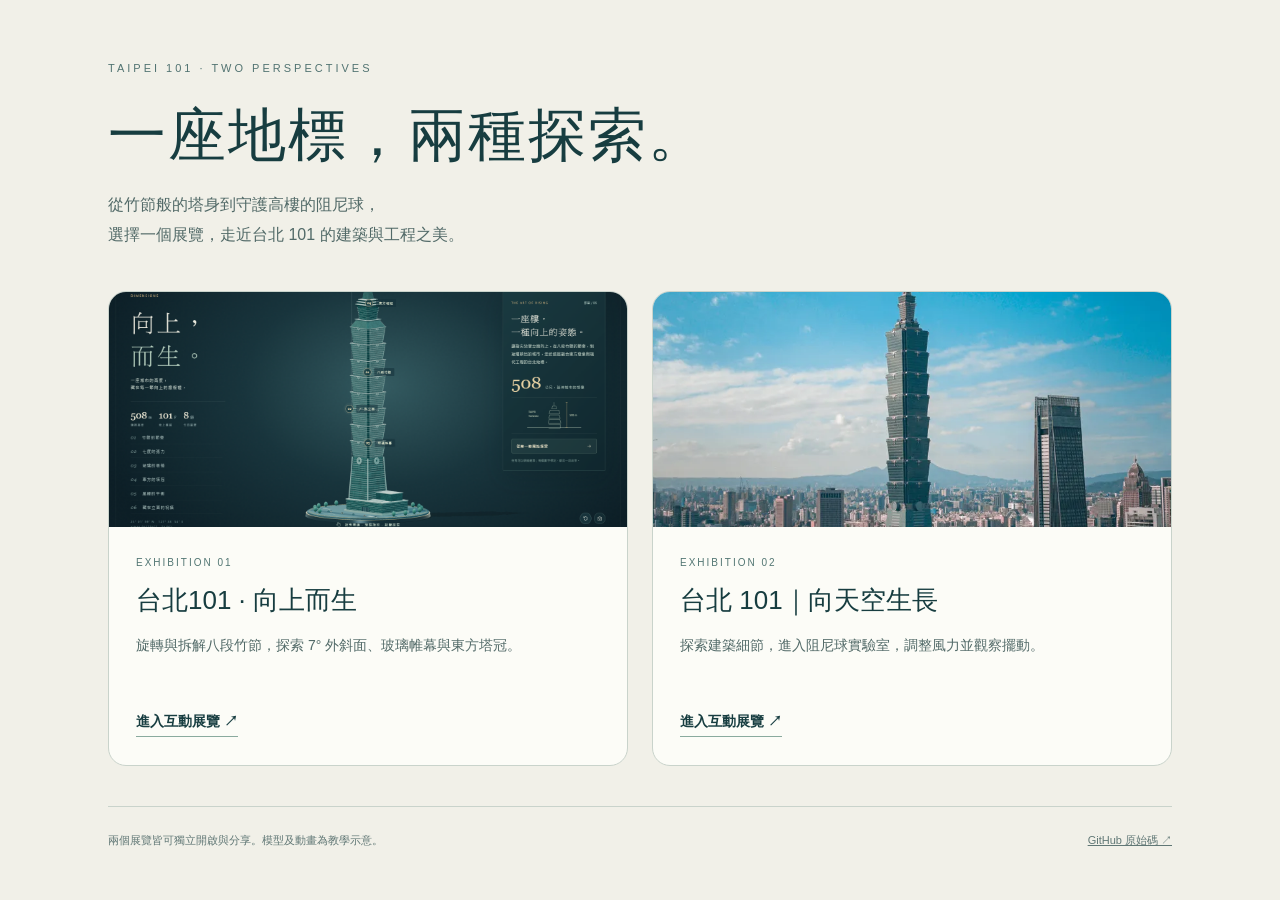
<file: index.html>
<!doctype html>
<html lang="zh-Hant"><head><meta charset="utf-8"><meta name="viewport" content="width=device-width,initial-scale=1"><meta name="description" content="兩種視角，探索台北101的建築與工程之美。旋轉、拆解模型，走近八節塔身與風阻尼球。"><title>台北 101｜互動建築雙展</title><link rel="canonical" href="https://alewang2216-droid.github.io/taipei-101/"><style>
:root{color-scheme:light;font-family:"Segoe UI","Microsoft JhengHei",sans-serif;color:#173d40;background:#f1f0e8}*{box-sizing:border-box}body{margin:0}main{max-width:1120px;margin:auto;padding:62px 28px 34px}.eyebrow{font-size:11px;letter-spacing:3px;color:#517371}h1{font-weight:500;letter-spacing:2px;font-size:clamp(34px,5vw,58px);margin:23px 0 15px}header p{color:#526a68;line-height:1.9;margin:0}section{display:grid;grid-template-columns:1fr 1fr;gap:24px;margin:40px 0}a.card{border:1px solid #c9d3cb;border-radius:18px;overflow:hidden;text-decoration:none;color:inherit;background:#fcfcf7;transition:transform .2s,box-shadow .2s}a.card:hover{transform:translateY(-4px);box-shadow:0 14px 32px #173d4014}a.card:focus-visible{outline:3px solid #a0692f;outline-offset:5px}.cover{width:100%;height:235px;object-fit:cover;display:block;background:#d9e1d8}.content{padding:25px 27px 28px}.number{font-size:10px;letter-spacing:2px;color:#527673}h2{font-size:26px;font-weight:500;margin:13px 0}.content p{font-size:14px;line-height:1.9;color:#526a68;min-height:54px}.enter{display:inline-block;margin-top:13px;font-size:14px;font-weight:600;border-bottom:1px solid #8aaa9e;padding-bottom:5px}footer{border-top:1px solid #c9d3cb;padding-top:23px;font-size:11px;line-height:1.9;color:#607775;display:flex;gap:15px;justify-content:space-between}footer a{color:inherit}@media(max-width:680px){main{padding-top:38px}section{grid-template-columns:1fr}.cover{height:215px}footer{display:block}footer span{display:block;margin-bottom:8px}}
</style></head><body><main><header><div class="eyebrow">TAIPEI 101 · TWO PERSPECTIVES</div><h1>一座地標，兩種探索。</h1><p>從竹節般的塔身到守護高樓的阻尼球，<br>選擇一個展覽，走近台北 101 的建築與工程之美。</p></header><section aria-label="選擇互動網站">
<a class="card" href="architecture/"><img class="cover" src="architecture/preview.png" alt="向上而生互動台北101模型預覽"><div class="content"><span class="number">EXHIBITION 01</span><h2>台北101 · 向上而生</h2><p>旋轉與拆解八段竹節，探索 7° 外斜面、玻璃帷幕與東方塔冠。</p><span class="enter">進入互動展覽 ↗</span></div></a>
<a class="card" href="living-architecture/"><img class="cover" src="living-architecture/assets/taipei-reference.webp" alt="台北101與城市天際線參考照片"><div class="content"><span class="number">EXHIBITION 02</span><h2>台北 101｜向天空生長</h2><p>探索建築細節，進入阻尼球實驗室，調整風力並觀察擺動。</p><span class="enter">進入互動展覽 ↗</span></div></a>
</section><footer><span>兩個展覽皆可獨立開啟與分享。模型及動畫為教學示意。</span><a href="https://github.com/alewang2216-droid/taipei-101">GitHub 原始碼 ↗</a></footer></main></body></html>
</file>
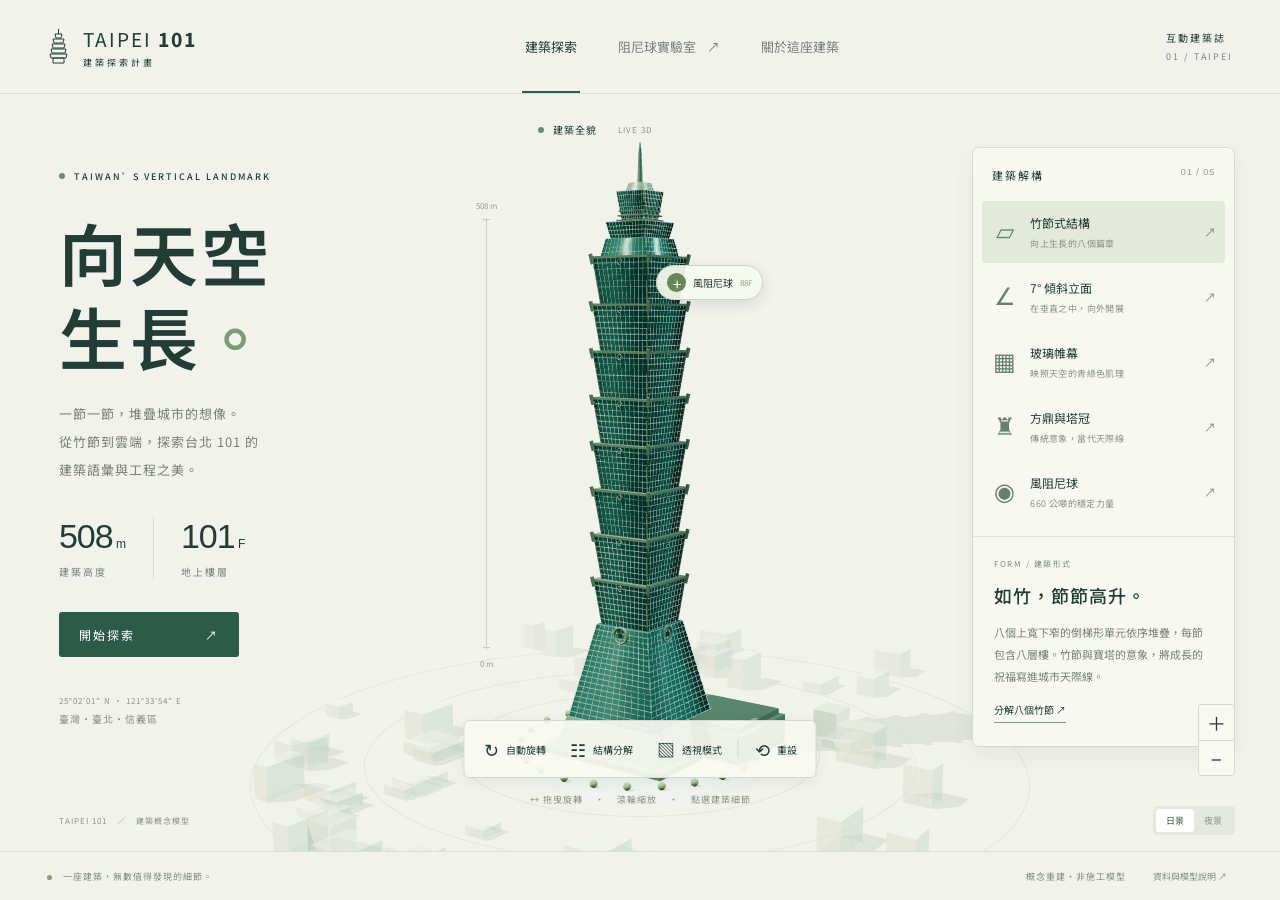
<file: living-architecture/index.html>
<!doctype html>
<html lang="zh-Hant"><head><meta charset="UTF-8"><meta name="viewport" content="width=device-width,initial-scale=1"><meta name="theme-color" content="#eeeFE9"><meta name="description" content="旋轉、拆解、探索台北101：竹節造型、7度斜面、玻璃帷幕與660公噸風阻尼球的互動3D建築展。"><title>台北 101 — 向天空生長</title><link rel="stylesheet" href="style.css"><script type="importmap">{"imports":{"three":"./assets/three.module.js"}}</script><link rel="canonical" href="https://alewang2216-droid.github.io/taipei-101/living-architecture/"><meta property="og:title" content="台北 101｜向天空生長"><meta property="og:url" content="https://alewang2216-droid.github.io/taipei-101/living-architecture/"><meta property="og:image" content="https://alewang2216-droid.github.io/taipei-101/living-architecture/assets/taipei-reference.webp"></head>
<body><header><a class="brand" href="#" aria-label="回到建築全貌"><svg width="23" height="35" viewBox="0 0 23 35" fill="none" stroke="currentColor"><path d="M11.5 0v5M8 5h7l-1 4H9zM6 10h11l-1 4H7zM5 15h13l-1 4H6zM4 20h15l-1 4H5zM3 25h17l-1 4H4zM6 29h11v5H6z"/></svg><span>TAIPEI <b>101</b><small>建築探索計畫</small></span></a><nav aria-label="主導覽"><button class="nav active" data-mode="overview">建築探索</button><button class="nav" data-mode="damper">阻尼球實驗室 <span>↗</span></button><button id="about-btn" class="nav">關於這座建築</button></nav><span class="edition">互動建築誌 <i>01 / TAIPEI</i></span></header>
<main><section class="experience" aria-label="3D 建築互動展覽"><div id="scene" aria-label="台北101三維模型，拖曳旋轉、滾輪縮放" role="img"></div><div class="intro"><div class="eyebrow"><span></span> TAIWAN’S VERTICAL LANDMARK</div><h1>向天空<br>生長<span>。</span></h1><p class="intro-copy">一節一節，堆疊城市的想像。<br>從竹節到雲端，探索台北 101 的<br>建築語彙與工程之美。</p><div class="facts"><div><strong>508<span> m</span></strong><small>建築高度</small></div><div><strong>101<span> F</span></strong><small>地上樓層</small></div></div><button id="tour" class="primary">開始探索 <span>↗</span></button><div class="location">25°02′01″ N · 121°33′54″ E<br><span>臺灣・臺北・信義區</span></div></div>
<div class="view-title"><span class="live-dot"></span><span id="view-label">建築全貌</span><span class="view-sub">LIVE 3D</span></div><div id="loading">正在構築台北的天際線…</div><button class="hotspot" id="hotspot" title="探索風阻尼球"><span>+</span> 風阻尼球 <small>88F</small></button>
<aside class="inspector"><div class="panel-top"><span>建築解構</span><span id="chapter">01 / 05</span></div><div class="feature-list"><button class="feature active" data-feature="bamboo"><span class="feature-icon">▱</span><span>竹節式結構<small>向上生長的八個篇章</small></span><b>↗</b></button><button class="feature" data-feature="slope"><span class="feature-icon">∠</span><span>7° 傾斜立面<small>在垂直之中，向外開展</small></span><b>↗</b></button><button class="feature" data-feature="glass"><span class="feature-icon">▦</span><span>玻璃帷幕<small>映照天空的青綠色肌理</small></span><b>↗</b></button><button class="feature" data-feature="crown"><span class="feature-icon">♜</span><span>方鼎與塔冠<small>傳統意象，當代天際線</small></span><b>↗</b></button><button class="feature" data-feature="damper"><span class="feature-icon">◉</span><span>風阻尼球<small>660 公噸的穩定力量</small></span><b>↗</b></button></div><div class="detail" aria-live="polite"><div class="detail-label" id="detail-label">FORM / 建築形式</div><h2 id="detail-title">如竹，節節高升。</h2><p id="detail-copy">八個上寬下窄的倒梯形單元依序堆疊，每節包含八層樓。竹節與寶塔的意象，將成長的祝福寫進城市天際線。</p><div id="detail-action"></div></div></aside>
<div class="scene-tools"><button id="rotate" aria-pressed="false" title="自動旋轉">↻ <span>自動旋轉</span></button><button id="explode" aria-pressed="false" title="分解八個竹節">☷ <span>結構分解</span></button><button id="xray" aria-pressed="false" title="透視玻璃帷幕">▧ <span>透視模式</span></button><span class="divider"></span><button id="reset" title="重設視角">⟲ <span>重設</span></button></div><div class="zoom-tools"><button id="zoom-in" aria-label="放大">＋</button><button id="zoom-out" aria-label="縮小">−</button></div><div class="interaction-hint">↔ 拖曳旋轉 <span>·</span> 滾輪縮放 <span>·</span> 點選建築細節</div><div class="scale"><span>508 m</span><i></i><span>0 m</span></div><div class="scene-caption">TAIPEI 101 <span>／</span> 建築概念模型 <span class="day-controls"><button id="day" class="selected" aria-pressed="true">日景</button><button id="night" aria-pressed="false">夜景</button></span></div></section>
<footer><span><i></i> 一座建築，無數值得發現的細節。</span><span>概念重建・非施工模型 <button id="sources-btn">資料與模型說明 ↗</button></span></footer></main>
<dialog id="about"><button class="close" aria-label="關閉視窗">×</button><div class="about-grid"><img src="assets/taipei-reference.webp" alt="使用者提供的台北101與臺北天際線參考照片"><div><div class="eyebrow">THE STORY BEHIND THE SKYLINE</div><h2>臺北，向上生長。</h2><p>以你提供的照片為外形與色彩參考，這座互動模型呈現台北 101 的八節塔身、傾斜立面、青綠色帷幕、塔冠與尖塔。</p><p>台北 101 高 508 公尺，地上 101 層。每八層構成一個向外展開的單元，讓大型結構擁有竹節般的節奏。</p><h3>模型與互動說明</h3><p>此為程序化建立的教學用外觀模型，並非官方 BIM 或施工圖。7° 斜面依題目設定，以相對鉛直線外傾的方式示意；方鼎為造型意象解讀。阻尼器近景、分解間距及擺幅經過放大，動畫用來說明原理，不是實際結構分析。</p><h3>延伸閱讀</h3><a href="https://www.thorntontomasetti.com/project/taipei-101" target="_blank" rel="noreferrer">Thornton Tomasetti｜台北 101 結構設計 ↗</a><a href="https://www.taipei-101.com.tw/tw/observatory/feature/%3Asection" target="_blank" rel="noreferrer">台北 101 官方｜風阻尼球 ↗</a><a href="https://www.onenessarchitects.com/project/Taipei-101?lang=tw" target="_blank" rel="noreferrer">王重平建築師事務所｜建築設計意象 ↗</a><small>照片：使用者提供。3D 場景：Three.js（MIT）。</small></div></div></dialog><script type="module" src="app.js"></script></body></html>
</file>
<file: living-architecture/style.css>
@import url('https://fonts.googleapis.com/css2?family=Noto+Sans+TC:wght@400;500;600;700;800&display=swap');
:root{--ink:#243c36;--muted:#7b847d;--green:#2d5b49;--paper:#f2f2ec;--line:#dcded5;--accent:#cde2b5}*{box-sizing:border-box}body{margin:0;background:var(--paper);color:var(--ink);font-family:'Noto Sans TC',sans-serif;font-size:14px}button,a{-webkit-tap-highlight-color:transparent}button{font:inherit;color:inherit;cursor:pointer}button{border:0;background:none}button:focus-visible,a:focus-visible{outline:2px solid #568c5d;outline-offset:5px}header{height:94px;border-bottom:1px solid var(--line);display:flex;align-items:center;justify-content:space-between;padding:0 3.7%;position:relative;z-index:3;background:var(--paper)}.brand{display:flex;gap:13px;align-items:center;color:inherit;text-decoration:none;letter-spacing:2px;font-size:19px}.brand b{font-weight:800}.brand small{display:block;font-size:9px;letter-spacing:3px;margin-top:4px}nav{display:flex;gap:35px;height:100%}.nav{position:relative;font-size:13px;color:#788078;padding:0 3px}.nav.active{color:var(--ink)}.nav.active:after{content:'';position:absolute;bottom:0;left:0;width:100%;height:2px;background:var(--green)}.nav span{margin-left:8px}.edition{font-size:10px;letter-spacing:2px}.edition i{display:block;font-size:9px;color:var(--muted);font-style:normal;margin-top:5px}.experience{height:calc(100svh - 143px);min-height:710px;max-height:1100px;position:relative;overflow:hidden}#scene{position:absolute;inset:0}canvas{display:block;touch-action:none}.intro{position:absolute;left:4.6%;top:10%;pointer-events:none}.intro button{pointer-events:auto}.eyebrow{font-size:9px;letter-spacing:2px;font-weight:500;display:flex;align-items:center;gap:9px}.eyebrow>span,.live-dot{width:6px;height:6px;background:#619078;border-radius:50%;display:inline-block}.intro h1{font-size:clamp(54px,5.3vw,84px);line-height:1.24;letter-spacing:3px;margin:27px 0 22px;font-weight:600}.intro h1>span{color:#7c9b72}.intro-copy{line-height:2.15;font-size:13px;letter-spacing:1px;color:#778076}.facts{display:flex;margin-top:33px;gap:27px}.facts>div+div{border-left:1px solid #d5d9cf;padding-left:27px}.facts strong{font-family:Arial,sans-serif;font-weight:400;font-size:34px;letter-spacing:-1px}.facts strong span{font-size:12px;letter-spacing:0}.facts small{display:block;font-size:10px;margin-top:8px;color:var(--muted);letter-spacing:2px}.primary{background:var(--green);color:white;border-radius:3px;padding:14px 20px;margin-top:33px;width:180px;text-align:left;font-size:12px;letter-spacing:2px}.primary>span{float:right}.primary:hover{background:#3c7059}.location{margin-top:36px;font-size:8px;line-height:2;letter-spacing:1px;color:#899083}.location>span{font-size:10px}.view-title{position:absolute;top:28px;left:42%;display:flex;align-items:center;gap:9px;font-size:10px;letter-spacing:1px}.view-sub{font-size:8px;color:#8d9588;margin-left:12px}.inspector{position:absolute;right:3.5%;top:7%;width:263px;border:1px solid #d5dbcf;background:#f8f9f2e8;backdrop-filter:blur(14px);border-radius:7px;box-shadow:0 9px 25px #233e3410;overflow:hidden}.panel-top{display:flex;justify-content:space-between;padding:19px 19px 15px;font-size:11px;letter-spacing:2px}.panel-top span+span{font-family:Arial;font-size:9px;color:#8f9989;letter-spacing:1px}.feature-list{padding:0 9px}.feature{display:flex;align-items:center;width:100%;padding:13px 9px;text-align:left;gap:12px;border-radius:4px;font-size:12px;margin:3px 0}.feature-icon{font:24px Georgia;width:27px;text-align:center;color:#697e6e}.feature small{display:block;font-size:9px;color:#8a9387;margin-top:6px;letter-spacing:.4px}.feature b{font-weight:400;margin-left:auto;color:#7b8c78}.feature.active{background:#e4eadb}.feature:hover{background:#e9eee1}.detail{border-top:1px solid #dfe4d8;margin-top:13px;padding:21px 21px 23px}.detail-label{font-size:8px;letter-spacing:1.5px;color:#7f8d78}.detail h2{font-size:18px;font-weight:500;letter-spacing:1px;margin:13px 0}.detail p{font-size:11px;line-height:2;color:#788474;margin:0}.detail button{font-size:10px;border-bottom:1px solid #82967b;margin-top:13px;padding:2px 0 5px}.detail label{display:block;font-size:10px;margin:12px 0 5px}.detail input[type=range]{width:100%;accent-color:#688a47}.detail .readout{display:flex;justify-content:space-between;font-size:9px;color:#7f8d78}.detail .note{font-size:9px;margin-top:10px}.scene-tools{position:absolute;bottom:73px;left:50%;transform:translateX(-50%);display:flex;align-items:center;border:1px solid #d3d9cc;background:#f9faf4eb;padding:7px;border-radius:6px;white-space:nowrap;box-shadow:0 4px 15px #263e3410}.scene-tools button{font-size:18px;padding:8px 12px;display:flex;align-items:center;gap:7px;border-radius:3px}.scene-tools button>span{font-size:10px}.scene-tools button[aria-pressed=true]{background:#dce8d1}.divider{height:18px;border-left:1px solid #d3d9cc;margin:0 4px}.interaction-hint{position:absolute;bottom:45px;left:50%;transform:translateX(-50%);font-size:9px;letter-spacing:1px;color:#8b9485;white-space:nowrap}.interaction-hint span{margin:0 9px}.zoom-tools{position:absolute;bottom:75px;right:3.5%;border:1px solid #d5dbcf;border-radius:4px;overflow:hidden;background:#f8f9f2}.zoom-tools button{display:block;font-size:19px;width:35px;height:35px}.zoom-tools button+button{border-top:1px solid #d5dbcf}.scene-caption{position:absolute;bottom:16px;left:4.6%;right:3.5%;font-size:8px;letter-spacing:1px;color:#8b9486;display:flex;gap:10px;align-items:center}.day-controls{margin-left:auto;display:flex;padding:3px;background:#e5e8de;border-radius:4px}.day-controls button{font-size:9px;padding:5px 10px}.day-controls .selected{background:white;border-radius:3px;color:#375d45}.scale{position:absolute;top:14%;bottom:24%;left:37%;width:25px;display:flex;flex-direction:column;align-items:center;pointer-events:none;color:#96a08f;font-size:8px;white-space:nowrap}.scale i{height:100%;border-left:1px solid #ccd3c3;margin:8px 0}.scale i:before,.scale i:after{content:'';display:block;width:7px;border-top:1px solid #c5cebe;position:absolute;left:9px}.scale i:after{bottom:21px}.hotspot{position:absolute;left:57%;top:20%;background:#f7faf0ed;box-shadow:0 4px 15px #203a3020;border:1px solid #c7d5bd;border-radius:20px;font-size:10px;padding:7px 10px;display:flex;align-items:center;gap:7px}.hotspot span{border-radius:50%;color:white;background:#688657;width:19px;height:19px;font-size:15px}.hotspot small{font-size:8px;color:#93a087}.hotspot:hover{background:#dce8d0}#loading{position:absolute;left:50%;top:50%;transform:translate(-50%,-50%);font-size:12px;letter-spacing:2px;background:var(--paper);padding:20px}footer{height:49px;border-top:1px solid var(--line);padding:0 3.7%;display:flex;justify-content:space-between;align-items:center;font-size:9px;color:#84917f;letter-spacing:1px}footer i{display:inline-block;width:5px;height:5px;background:#82a276;border-radius:50%;margin-right:8px}footer button{font-size:9px;margin-left:18px}dialog{border:1px solid #cbd4c5;padding:0;max-width:900px;width:90%;max-height:90svh;background:#f4f5ee;color:var(--ink);border-radius:10px}dialog::backdrop{background:#102b24a6;backdrop-filter:blur(5px)}.close{position:absolute;right:15px;top:9px;font-size:28px;z-index:1}.about-grid{display:grid;grid-template-columns:36% 64%}.about-grid img{height:100%;width:100%;object-fit:cover}.about-grid>div{padding:45px 35px}.about-grid h2{font-size:28px}.about-grid p{font-size:12px;line-height:2;color:#6e7f6b}.about-grid h3{font-size:13px;margin-top:24px}.about-grid a{display:block;font-size:11px;color:#3f7054;margin:12px 0}.about-grid small{display:block;color:#7f8d78;font-size:9px;margin-top:24px}body.night{--paper:#102a2b;--ink:#e2ebdb;--line:#2d4744;--muted:#9cac9e}body.night .inspector{background:#173532ee;border-color:#35534a}body.night .feature.active,body.night .feature:hover{background:#305047}body.night .detail{border-color:#35534a}body.night .detail p,body.night .feature small{color:#a9b9a5}body.night .scene-tools,body.night .zoom-tools{background:#25453e;border-color:#52705c}body.night .hotspot{color:#36543b}body.night dialog{color:#243c36}
@media(min-width:1600px){.inspector{right:5%;width:285px}.intro{left:6%}}@media(max-width:1100px){.edition{display:none}.intro h1{font-size:57px}.intro{left:3%;top:10%}.inspector{right:2%;width:238px}.intro-copy{font-size:11px}.scale{left:32%}.scene-tools{left:48%}.facts{gap:18px}.facts>div+div{padding-left:18px}.facts strong{font-size:29px}}
@media(max-width:760px){header{height:76px;padding:0 5%}.brand{font-size:15px;gap:8px}.brand small{font-size:7px}.brand svg{width:18px}nav{gap:15px}.nav{font-size:10px}.nav:last-child{display:none}.nav span{display:none}.experience{height:auto;min-height:1200px;max-height:none;overflow:hidden}#scene{height:750px}.intro{top:35px;left:6%}.eyebrow{font-size:7px;letter-spacing:1px}.intro h1{font-size:47px;margin:18px 0 15px}.intro-copy{font-size:10px;line-height:2}.facts{margin-top:20px;gap:15px}.facts>div+div{padding-left:15px}.facts strong{font-size:25px}.facts small{font-size:8px}.primary{margin-top:20px;padding:12px 14px;width:140px;font-size:10px}.location{display:none}.view-title{top:17px;left:auto;right:6%;font-size:8px}.view-sub{display:none}.scale{display:none}.inspector{top:760px;left:5%;right:5%;width:auto}.panel-top{padding:16px}.feature-list{display:flex;overflow-x:auto;padding-bottom:6px;scrollbar-width:thin}.feature{min-width:125px;padding:9px;gap:7px;font-size:10px;align-items:flex-start}.feature small{font-size:8px;max-width:70px;line-height:1.6}.feature b{display:none}.feature-icon{font-size:20px;width:20px}.detail{margin-top:3px;min-height:164px;padding:18px}.detail h2{font-size:18px}.detail p{font-size:11px}.scene-tools{top:640px;bottom:auto;left:50%;padding:4px}.scene-tools button{padding:8px 10px;font-size:16px}.scene-tools button>span{font-size:9px}.interaction-hint{top:695px;bottom:auto;font-size:8px}.scene-caption{top:724px;bottom:auto;left:6%;right:6%}.zoom-tools{top:550px;bottom:auto;right:5%}.hotspot{font-size:9px}.hotspot small{display:none}footer{height:auto;min-height:60px;gap:14px;align-items:start;padding:17px 5%;font-size:8px}footer>span:first-child{max-width:120px;line-height:1.7}footer>span:last-child{text-align:right;font-size:7px}footer button{display:block;margin:8px 0 0 auto;font-size:8px}.about-grid{grid-template-columns:1fr}.about-grid img{height:200px;object-position:50% 43%}.about-grid>div{padding:25px}.close{background:#f4f5ee;border-radius:50%;width:35px;height:35px;line-height:25px}.about-grid h2{font-size:24px}}
.inspector{max-height:88%;overflow-y:auto;scrollbar-width:thin;scrollbar-color:#b6c4ab transparent}
@media(max-width:760px){.inspector{max-height:none}.lab-mode .intro{display:none}.lab-mode .experience{min-height:1320px}}
@media(prefers-reduced-motion:reduce){*{scroll-behavior:auto!important}}
</file>
